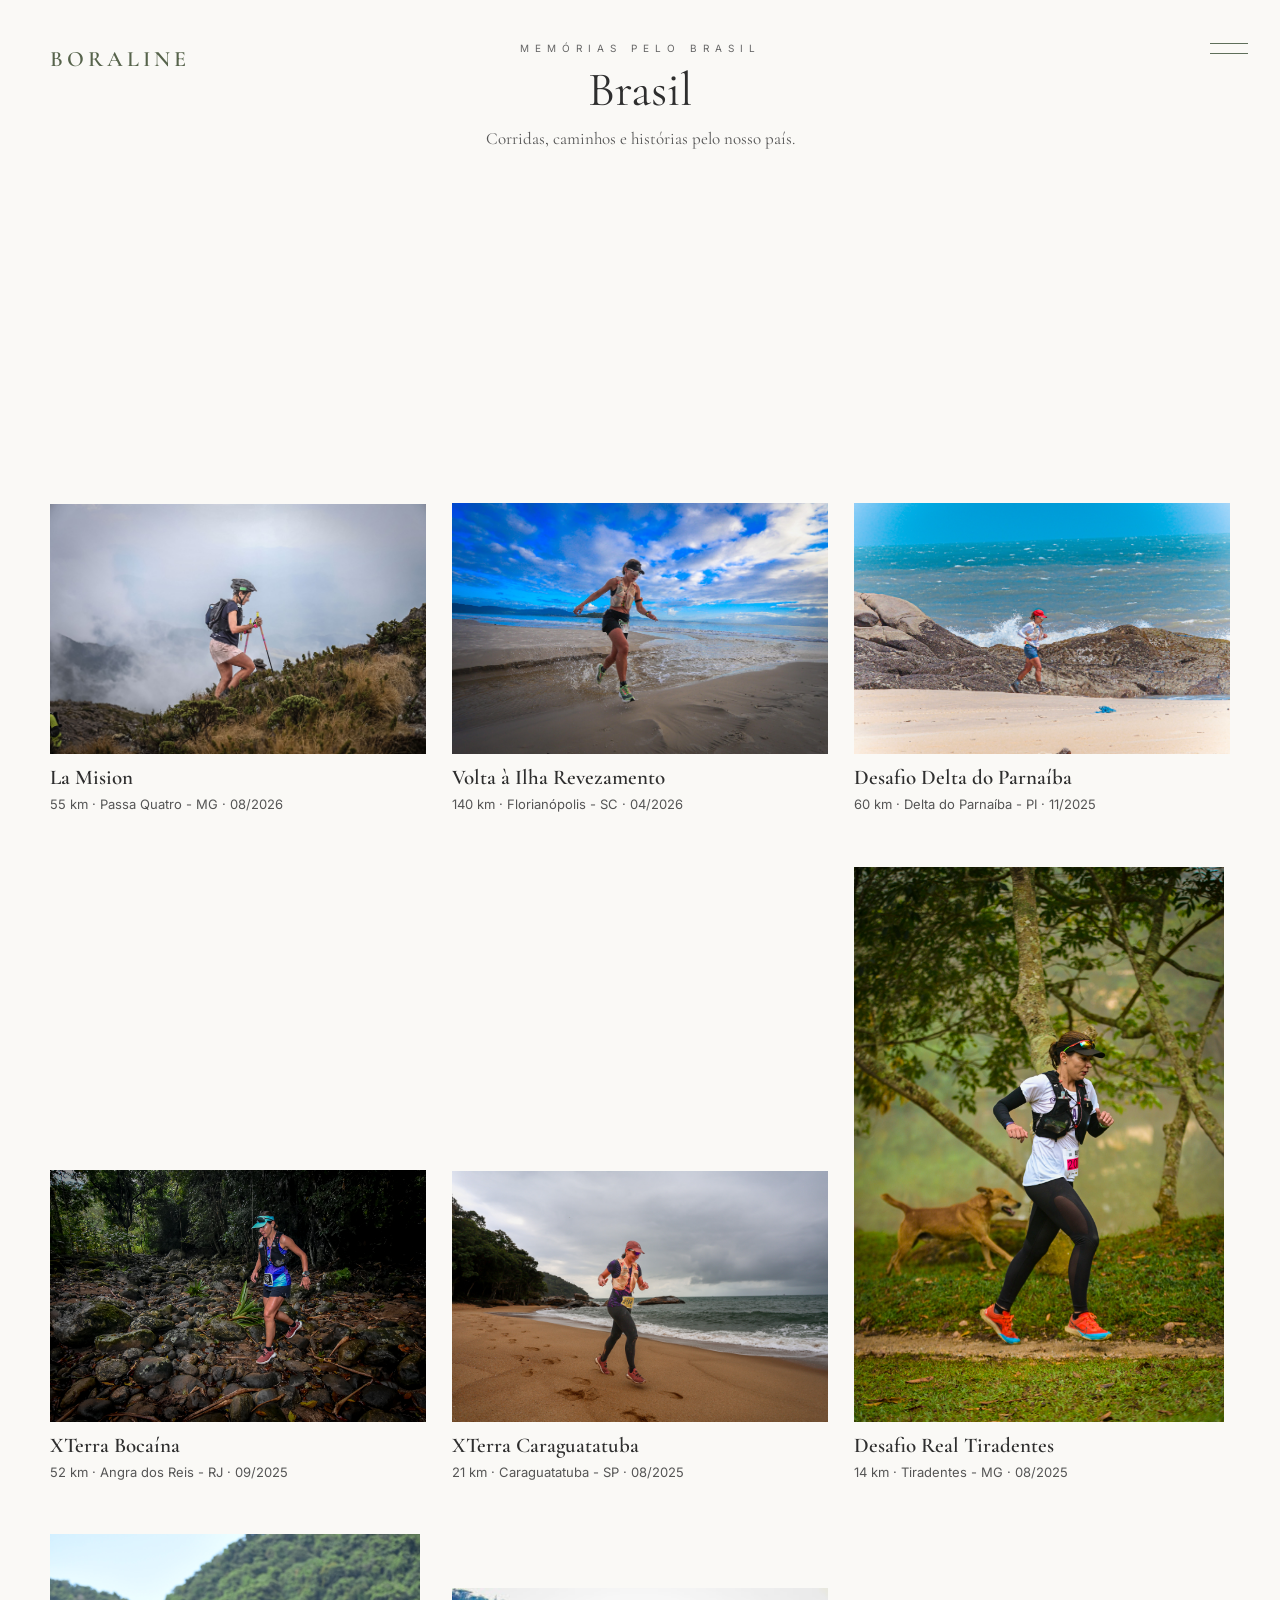
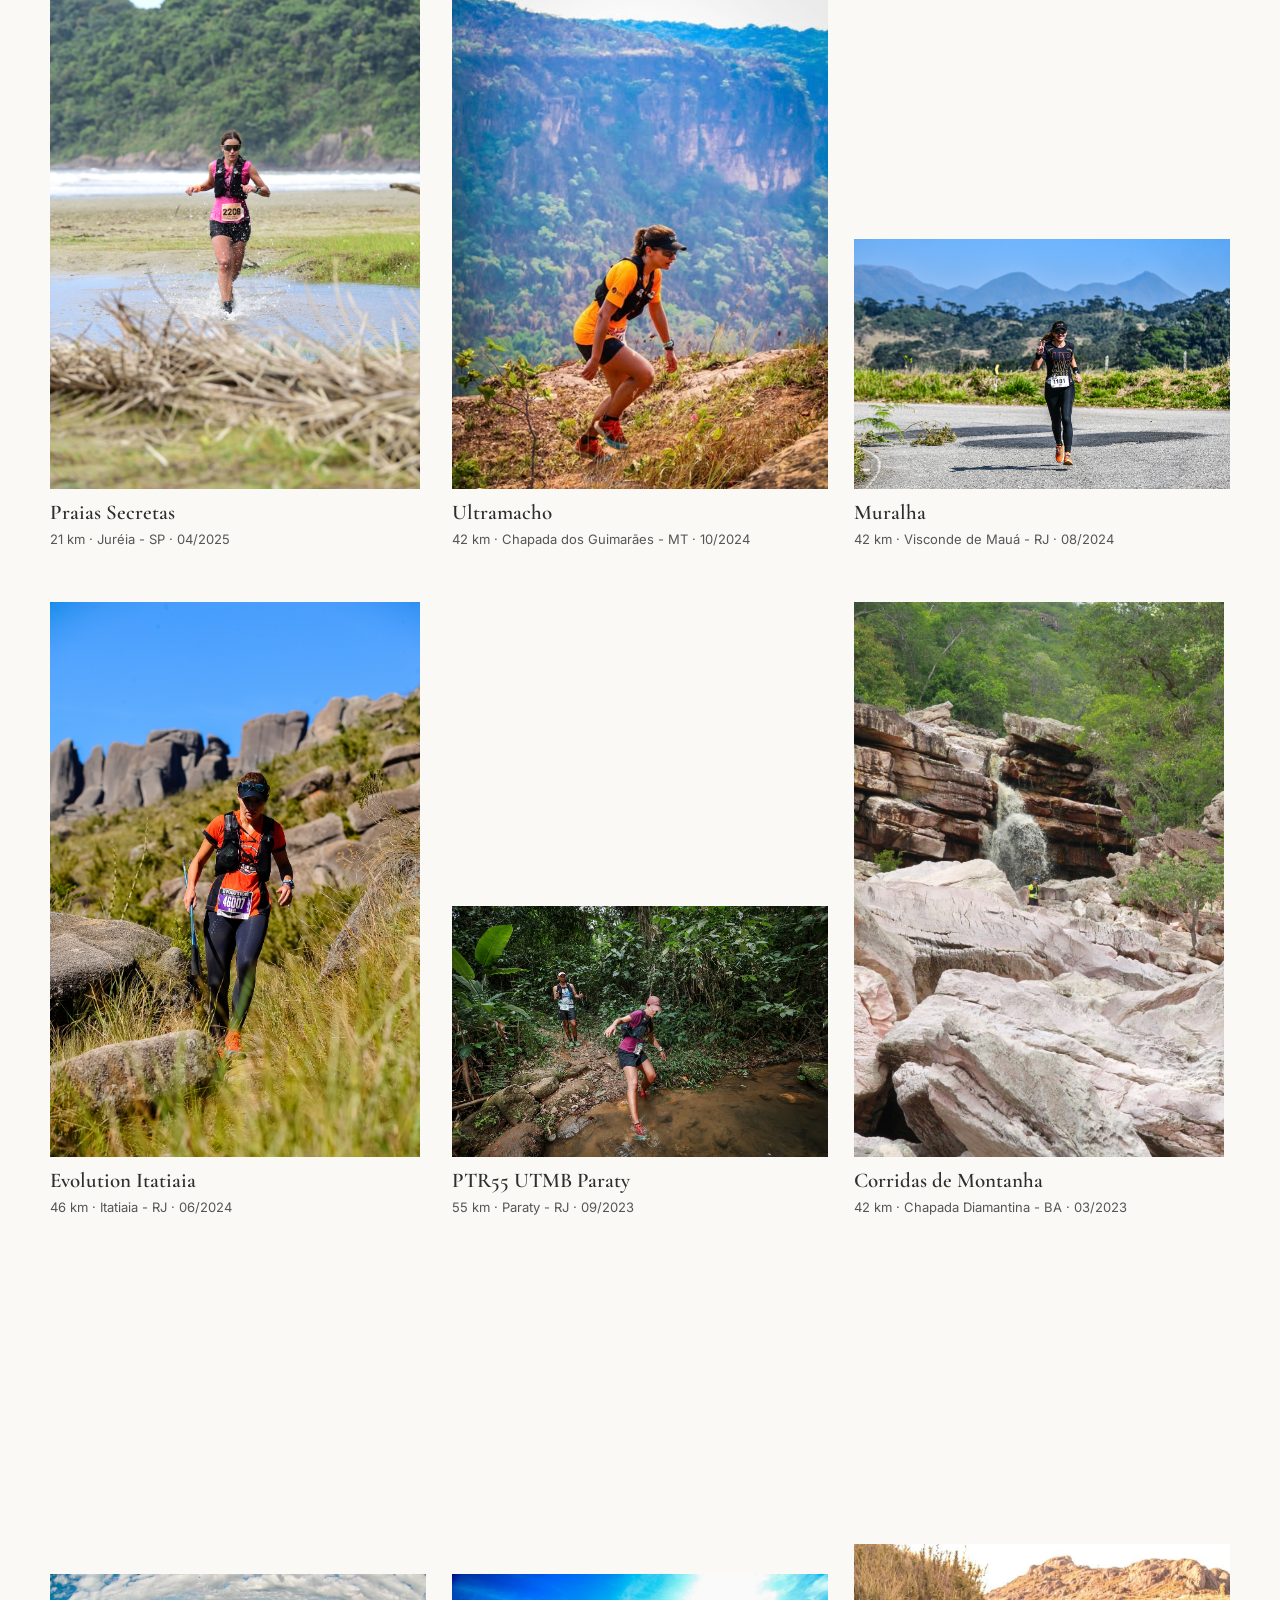
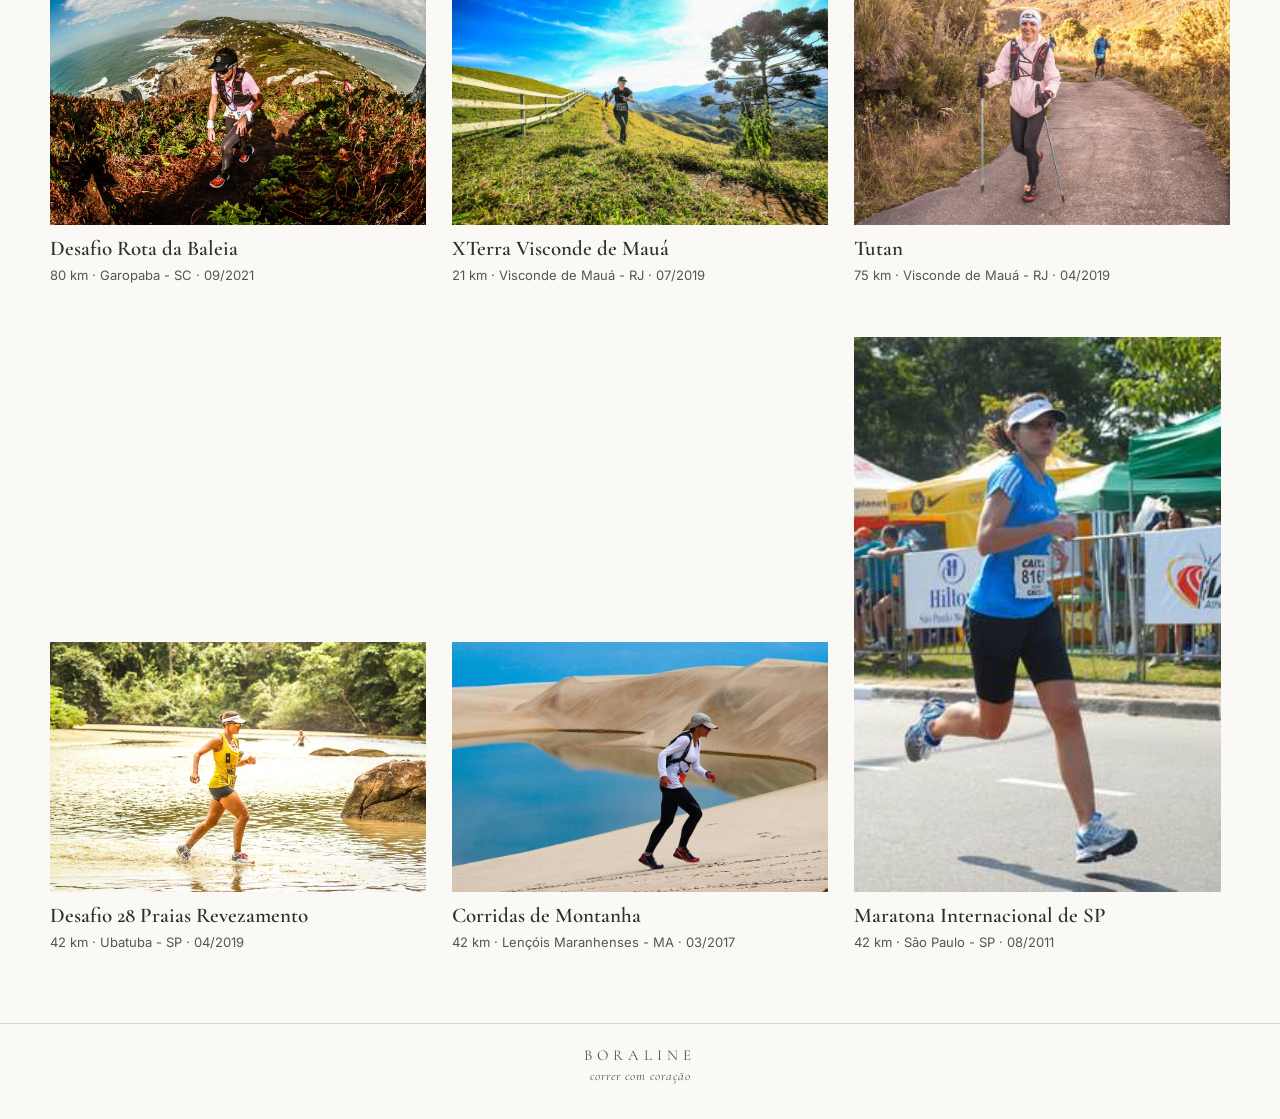
<file: brasil.html>
<!DOCTYPE html>
<html lang="pt-BR">

<head>
  <meta charset="UTF-8">
  <meta name="viewport" content="width=device-width, initial-scale=1.0">

  <title>Brasil | Boraline</title>

  <link rel="preconnect" href="https://fonts.googleapis.com">
  <link rel="preconnect" href="https://fonts.gstatic.com" crossorigin>

  <link
    href="https://fonts.googleapis.com/css2?family=Cormorant+Garamond:wght@400;500;600&family=Inter:wght@300;400;500&display=swap"
    rel="stylesheet"
  >

  <style>

    * {
      margin: 0;
      padding: 0;
      box-sizing: border-box;
    }

    body {
      background: #FAF9F6;
      color: #2E2E2E;
      font-family: "Cormorant Garamond", serif;
    }


    /* =========================
       CABEÇALHO
    ========================= */

    .album-header {
      max-width: 1400px;
      margin: 0 auto;
      padding: 42px 50px 28px;
      position: relative;
      text-align: center;
    }

    .album-logo {
      position: absolute;
      left: 50px;
      top: 46px;

      color: #56634B;
      text-decoration: none;

      font-size: 22px;
      font-weight: 600;
      letter-spacing: 4px;
    }

    .eyebrow {
      font-family: "Inter", sans-serif;
      font-size: 10px;
      letter-spacing: 6px;
      text-transform: uppercase;
      color: #666;
      margin-bottom: 12px;
    }

    .album-header h1 {
      font-size: 48px;
      font-weight: 400;
      line-height: 1;
      margin-bottom: 14px;
    }

    .album-intro p {
      font-size: 17px;
      color: #555;
    }


    /* =========================
       MENU BORALINE
    ========================= */

    .top-menu {
      position: fixed;
      top: 0;
      right: 0;
      width: 0;
      height: 0;
      z-index: 9999;
    }

    .menu-button {
      position: fixed !important;
      top: 28px;
      right: 28px;

      width: 46px;
      height: 40px;

      padding: 0;
      margin: 0;

      background: transparent;
      border: none;

      cursor: pointer;

      display: flex !important;
      flex-direction: column;
      align-items: center;
      justify-content: center;
      gap: 9px;

      z-index: 10001;
    }

    .menu-button span {
      display: block !important;
      width: 38px;
      height: 1px;
      min-height: 1px;
      background-color: #5E6F5A;
    }

    .menu-links {
      position: fixed !important;

      top: 0;
      right: 0;

      width: 280px;
      height: 100vh;

      padding: 110px 35px;

      background: #F8F7F4;

      display: flex !important;
      flex-direction: column;
      align-items: flex-start;
      gap: 28px;

      transform: translateX(100%);
      transition: transform .35s ease;

      z-index: 10000;
    }

    .menu-links.open {
      transform: translateX(0);
    }

    .menu-links a {
      display: block;

      font-family: "Cormorant Garamond", serif;
      font-size: 25px;
      line-height: 1.2;

      color: #5E6F5A;
      text-decoration: none;
    }


    /* =========================
       GALERIA
    ========================= */

    .album-grid {
      max-width: 1400px;
      margin: 0 auto;
      padding: 22px 50px 70px;

      display: grid;
      grid-template-columns: repeat(3, minmax(0, 1fr));

      gap: 52px 26px;
      align-items: start;
    }


    /* =========================
       CARD
    ========================= */

    .memory-card {
      width: 100%;
      min-width: 0;

      display: flex;
      justify-content: center;
    }

    .memory-inner {
      width: 100%;
      max-width: 416px;
    }


    /* =========================
       ÁREA DA FOTO
    ========================= */

    .memory-photo {
      width: 100%;
      height: 555px;

      display: flex;
      align-items: flex-end;
      justify-content: flex-start;
    }

    .memory-photo img {
      display: block;

      width: 100%;
      height: 100%;

      object-fit: contain;
      object-position: left bottom;
    }


    /* =========================
       TEXTO
    ========================= */

    .memory-info {
      width: 100%;
      padding-top: 12px;
      text-align: left;
    }

    .memory-info h2 {
      margin: 0 0 5px;

      font-size: 21px;
      font-weight: 600;
      line-height: 1.15;
    }

    .memory-info p {
      margin: 0;

      font-family: "Inter", sans-serif;
      font-size: 13px;
      line-height: 1.5;
      color: #555;
    }


    /* =========================
       RODAPÉ
    ========================= */

    footer {
      max-width: 1300px;
      margin: 0 auto;

      padding: 22px 30px 35px;

      border-top: 1px solid #D8D5CF;

      text-align: center;
      color: #4E5947;

      font-size: 15px;
      letter-spacing: 5px;
    }

    footer span {
      display: block;
      margin-top: 4px;

      color: #555;
      font-size: 13px;
      font-style: italic;
      letter-spacing: 1px;
    }


    /* =========================
       TABLET
    ========================= */

    @media (max-width: 900px) {

      .album-header {
        padding-top: 100px;
      }

      .album-logo {
        left: 25px;
      }

      .album-grid {
        grid-template-columns: repeat(2, minmax(0, 1fr));

        padding-left: 25px;
        padding-right: 25px;

        gap: 42px 22px;
      }

      .memory-inner {
        max-width: none;
      }

      .memory-photo {
        height: auto;
        display: block;
      }

      .memory-photo img {
        width: 100%;
        height: auto;
        object-fit: initial;
        object-position: initial;
      }
    }


    /* =========================
       CELULAR
    ========================= */

    @media (max-width: 600px) {

      .album-header {
        padding: 105px 20px 25px;
      }

      .album-logo {
        left: 20px;
        top: 28px;
        font-size: 18px;
      }

      .menu-button {
        top: 20px;
        right: 20px;
      }

      .menu-links {
        width: 260px;
        padding: 100px 30px;
      }

      .eyebrow {
        font-size: 9px;
        letter-spacing: 4px;
      }

      .album-header h1 {
        font-size: 42px;
      }

      .album-intro p {
        font-size: 16px;
      }

      .album-grid {
        grid-template-columns: 1fr;
        padding: 15px 18px 45px;
        gap: 40px;
      }

      .memory-card {
        display: block;
      }

      .memory-inner {
        width: 100%;
        max-width: none;
      }

      .memory-photo {
        width: 100%;
        height: auto;
        display: block;
      }

      .memory-photo img {
        display: block;
        width: 100%;
        height: auto;
        object-fit: initial;
        object-position: initial;
      }

      .memory-info {
        padding-top: 12px;
      }

      .memory-info h2 {
        font-size: 22px;
      }
    }
/* POSICIONAMENTO DAS FOTOS AO CLICAR NA HOME */

.memory-card[id] {
  scroll-margin-top: 110px;
}
  </style>

</head>


<body>


  <!-- =========================
       MENU
  ========================== -->

  <div class="top-menu">

    <button
      type="button"
      class="menu-button"
      id="menuButton"
      aria-label="Abrir menu"
      aria-expanded="false"
    >
      <span></span>
      <span></span>
    </button>

    <nav class="menu-links" id="menuLinks">
      <a href="index.html">início</a>
      <a href="brasil.html">experiências Brasil</a>
      <a href="exterior.html">experiências Exterior</a>
      <a href="capitulos.html">capítulos</a>
    </nav>

  </div>


  <!-- =========================
       CABEÇALHO
  ========================== -->

  <header class="album-header">

    <a href="index.html" class="album-logo">
      BORALINE
    </a>

    <div class="album-intro">

      <div class="eyebrow">
        MEMÓRIAS PELO BRASIL
      </div>

      <h1>Brasil</h1>

      <p>
        Corridas, caminhos e histórias pelo nosso país.
      </p>

    </div>

  </header>


  <!-- =========================
       GALERIA
  ========================== -->

  <main class="album-grid">


    <!-- LA MISION -->

    <article class="memory-card">
      <div class="memory-inner">

        <div class="memory-photo">
          <img src="la-mision.jpg" alt="La Mision">
        </div>

        <div class="memory-info">
          <h2>La Mision</h2>
          <p>55 km · Passa Quatro - MG · 08/2026</p>
        </div>

      </div>
    </article>


    <!-- VOLTA À ILHA -->

    <article class="memory-card">
      <div class="memory-inner">

        <div class="memory-photo">
          <img src="volta-ilha.jpg" alt="Volta à Ilha Revezamento">
        </div>

        <div class="memory-info">
          <h2>Volta à Ilha Revezamento</h2>
          <p>140 km · Florianópolis - SC · 04/2026</p>
        </div>

      </div>
    </article>


    <!-- DELTA DO PARNAÍBA -->

    <article class="memory-card">
      <div class="memory-inner">

        <div class="memory-photo">
          <img src="delta-parnaiba.jpg" alt="Desafio Delta do Parnaíba">
        </div>

        <div class="memory-info">
          <h2>Desafio Delta do Parnaíba</h2>
          <p>60 km · Delta do Parnaíba - PI · 11/2025</p>
        </div>

      </div>
    </article>


    <!-- XTERRA BOCAÍNA -->

    <article class="memory-card">
      <div class="memory-inner">

        <div class="memory-photo">
          <img src="xterra-bocaina.jpg" alt="XTerra Bocaína">
        </div>

        <div class="memory-info">
          <h2>XTerra Bocaína</h2>
          <p>52 km · Angra dos Reis - RJ · 09/2025</p>
        </div>

      </div>
    </article>


    <!-- XTERRA CARAGUATATUBA -->

    <article class="memory-card">
      <div class="memory-inner">

        <div class="memory-photo">
          <img src="xterra-caraguatatuba.jpg" alt="XTerra Caraguatatuba">
        </div>

        <div class="memory-info">
          <h2>XTerra Caraguatatuba</h2>
          <p>21 km · Caraguatatuba - SP · 08/2025</p>
        </div>

      </div>
    </article>


    <!-- TIRADENTES -->

    <article class="memory-card">
      <div class="memory-inner">

        <div class="memory-photo">
          <img src="tiradentes.jpg" alt="Desafio Real Tiradentes">
        </div>

        <div class="memory-info">
          <h2>Desafio Real Tiradentes</h2>
          <p>14 km · Tiradentes - MG · 08/2025</p>
        </div>

      </div>
    </article>


    <!-- PRAIAS SECRETAS -->

    <article class="memory-card">
      <div class="memory-inner">

        <div class="memory-photo">
          <img src="praias-secretas.jpg" alt="Praias Secretas">
        </div>

        <div class="memory-info">
          <h2>Praias Secretas</h2>
          <p>21 km · Juréia - SP · 04/2025</p>
        </div>

      </div>
    </article>


    <!-- ULTRAMACHO -->

    <article class="memory-card" id="ultramacho">
      <div class="memory-inner">

        <div class="memory-photo">
          <img src="ultramacho.jpg" alt="Ultramacho">
        </div>

        <div class="memory-info">
          <h2>Ultramacho</h2>
          <p>42 km · Chapada dos Guimarães - MT · 10/2024</p>
        </div>

      </div>
    </article>


    <!-- MURALHA -->

    <article class="memory-card">
      <div class="memory-inner">

        <div class="memory-photo">
          <img src="muralha.jpg" alt="Muralha">
        </div>

        <div class="memory-info">
          <h2>Muralha</h2>
          <p>42 km · Visconde de Mauá - RJ · 08/2024</p>
        </div>

      </div>
    </article>


    <!-- EVOLUTION ITATIAIA -->

    <article class="memory-card">
      <div class="memory-inner">

        <div class="memory-photo">
          <img src="evolution.jpg" alt="Evolution Itatiaia">
        </div>

        <div class="memory-info">
          <h2>Evolution Itatiaia</h2>
          <p>46 km · Itatiaia - RJ · 06/2024</p>
        </div>

      </div>
    </article>


    <!-- PTR55 UTMB PARATY -->

    <article class="memory-card">
      <div class="memory-inner">

        <div class="memory-photo">
          <img src="paraty.jpg" alt="PTR55 UTMB Paraty">
        </div>

        <div class="memory-info">
          <h2>PTR55 UTMB Paraty</h2>
          <p>55 km · Paraty - RJ · 09/2023</p>
        </div>

      </div>
    </article>


    <!-- CHAPADA DIAMANTINA -->

    <article class="memory-card">
      <div class="memory-inner">

        <div class="memory-photo">
          <img
            src="chapada-diamantina.jpg"
            alt="Corridas de Montanha Chapada Diamantina"
          >
        </div>

        <div class="memory-info">
          <h2>Corridas de Montanha</h2>
          <p>42 km · Chapada Diamantina - BA · 03/2023</p>
        </div>

      </div>
    </article>


    <!-- ROTA DA BALEIA -->

    <article class="memory-card">
      <div class="memory-inner">

        <div class="memory-photo">
          <img src="rota-baleia.jpg" alt="Desafio Rota da Baleia">
        </div>

        <div class="memory-info">
          <h2>Desafio Rota da Baleia</h2>
          <p>80 km · Garopaba - SC · 09/2021</p>
        </div>

      </div>
    </article>


    <!-- XTERRA VISCONDE DE MAUÁ -->

    <article class="memory-card">
      <div class="memory-inner">

        <div class="memory-photo">
          <img src="xterra-maua.jpg" alt="XTerra Visconde de Mauá">
        </div>

        <div class="memory-info">
          <h2>XTerra Visconde de Mauá</h2>
          <p>21 km · Visconde de Mauá - RJ · 07/2019</p>
        </div>

      </div>
    </article>


    <!-- TUTAN -->

    <article class="memory-card">
      <div class="memory-inner">

        <div class="memory-photo">
          <img src="tutan.jpg" alt="Tutan">
        </div>

        <div class="memory-info">
          <h2>Tutan</h2>
          <p>75 km · Visconde de Mauá - RJ · 04/2019</p>
        </div>

      </div>
    </article>


    <!-- 28 PRAIAS -->

    <article class="memory-card">
      <div class="memory-inner">

        <div class="memory-photo">
          <img src="28-praias.jpg" alt="Desafio 28 Praias Revezamento">
        </div>

        <div class="memory-info">
          <h2>Desafio 28 Praias Revezamento</h2>
          <p>42 km · Ubatuba - SP · 04/2019</p>
        </div>

      </div>
    </article>


    <!-- LENÇÓIS MARANHENSES -->

    <article class="memory-card" id="lencois-maranhenses">
      <div class="memory-inner">

        <div class="memory-photo">
          <img
            src="lencois-maranhenses.jpg"
            alt="Corridas de Montanha Lençóis Maranhenses"
          >
        </div>

        <div class="memory-info">
          <h2>Corridas de Montanha</h2>
          <p>42 km · Lençóis Maranhenses - MA · 03/2017</p>
        </div>

      </div>
    </article>


    <!-- MARATONA INTERNACIONAL DE SÃO PAULO -->

    <article class="memory-card">
      <div class="memory-inner">

        <div class="memory-photo">
          <img
            src="maratona-sp.jpg"
            alt="Maratona Internacional de São Paulo"
          >
        </div>

        <div class="memory-info">
          <h2>Maratona Internacional de SP</h2>
          <p>42 km · São Paulo - SP · 08/2011</p>
        </div>

      </div>
    </article>


  </main>


  <!-- =========================
       RODAPÉ
  ========================== -->

  <footer>
    BORALINE
    <span>correr com coração</span>
  </footer>


  <!-- =========================
       MENU: ABRIR / FECHAR
  ========================== -->

  <script>

    const menuButton = document.getElementById("menuButton");
    const menuLinks = document.getElementById("menuLinks");

    menuButton.addEventListener("click", function () {

      menuLinks.classList.toggle("open");

      const aberto = menuLinks.classList.contains("open");

      menuButton.setAttribute(
        "aria-expanded",
        aberto ? "true" : "false"
      );

    });

  </script>


</body>

</html>
</file>
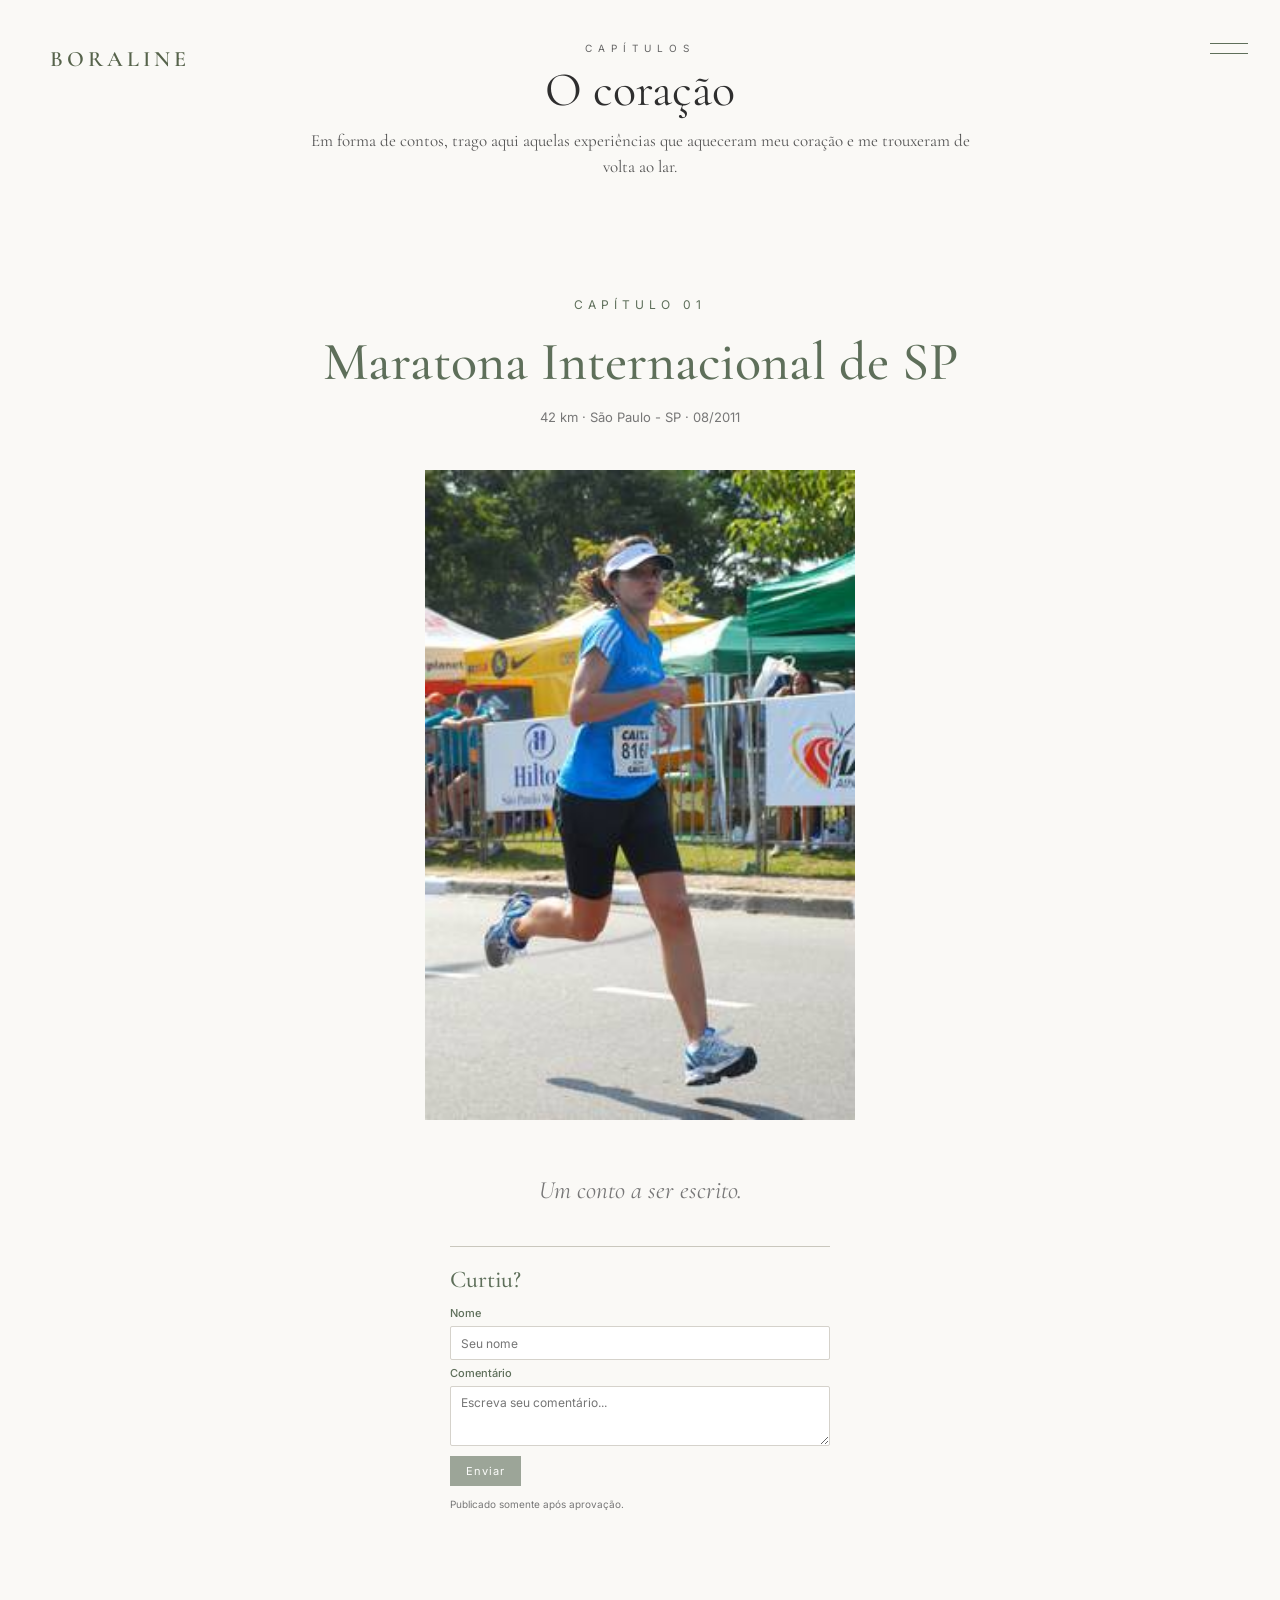
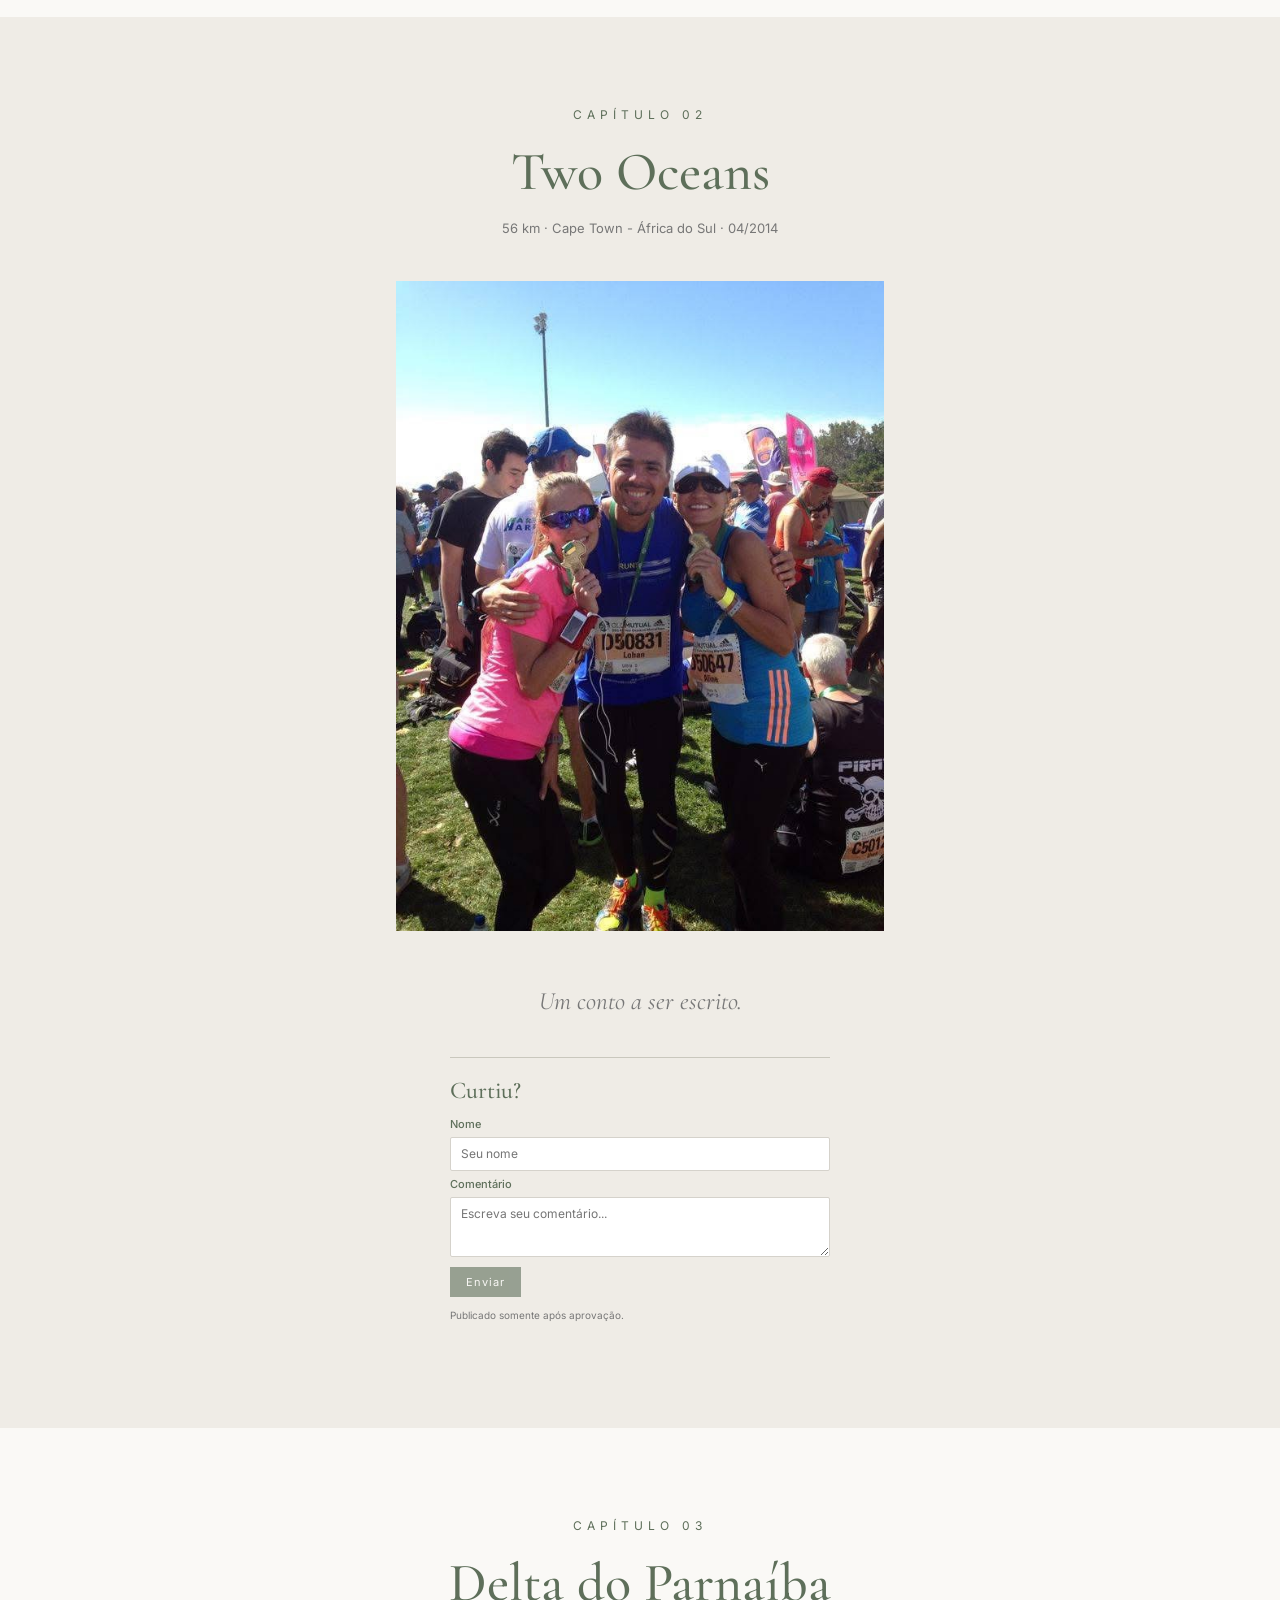
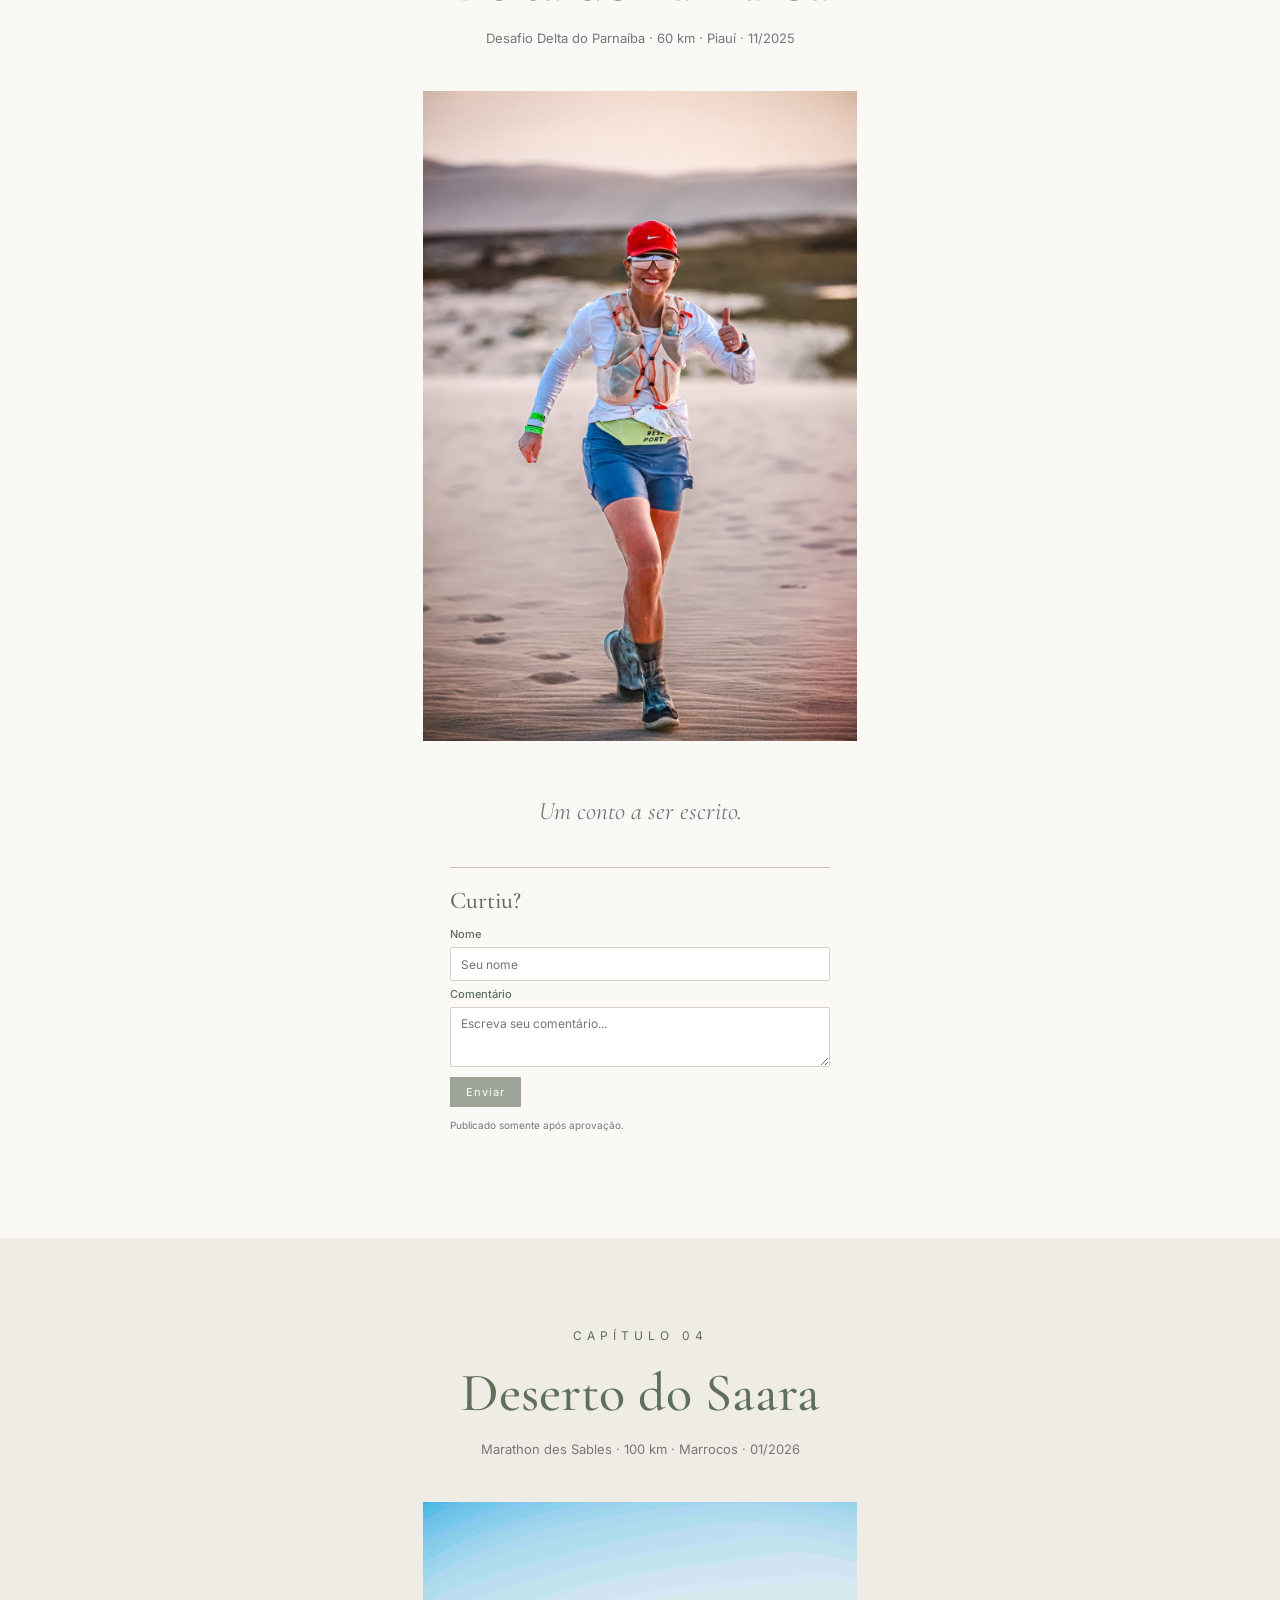
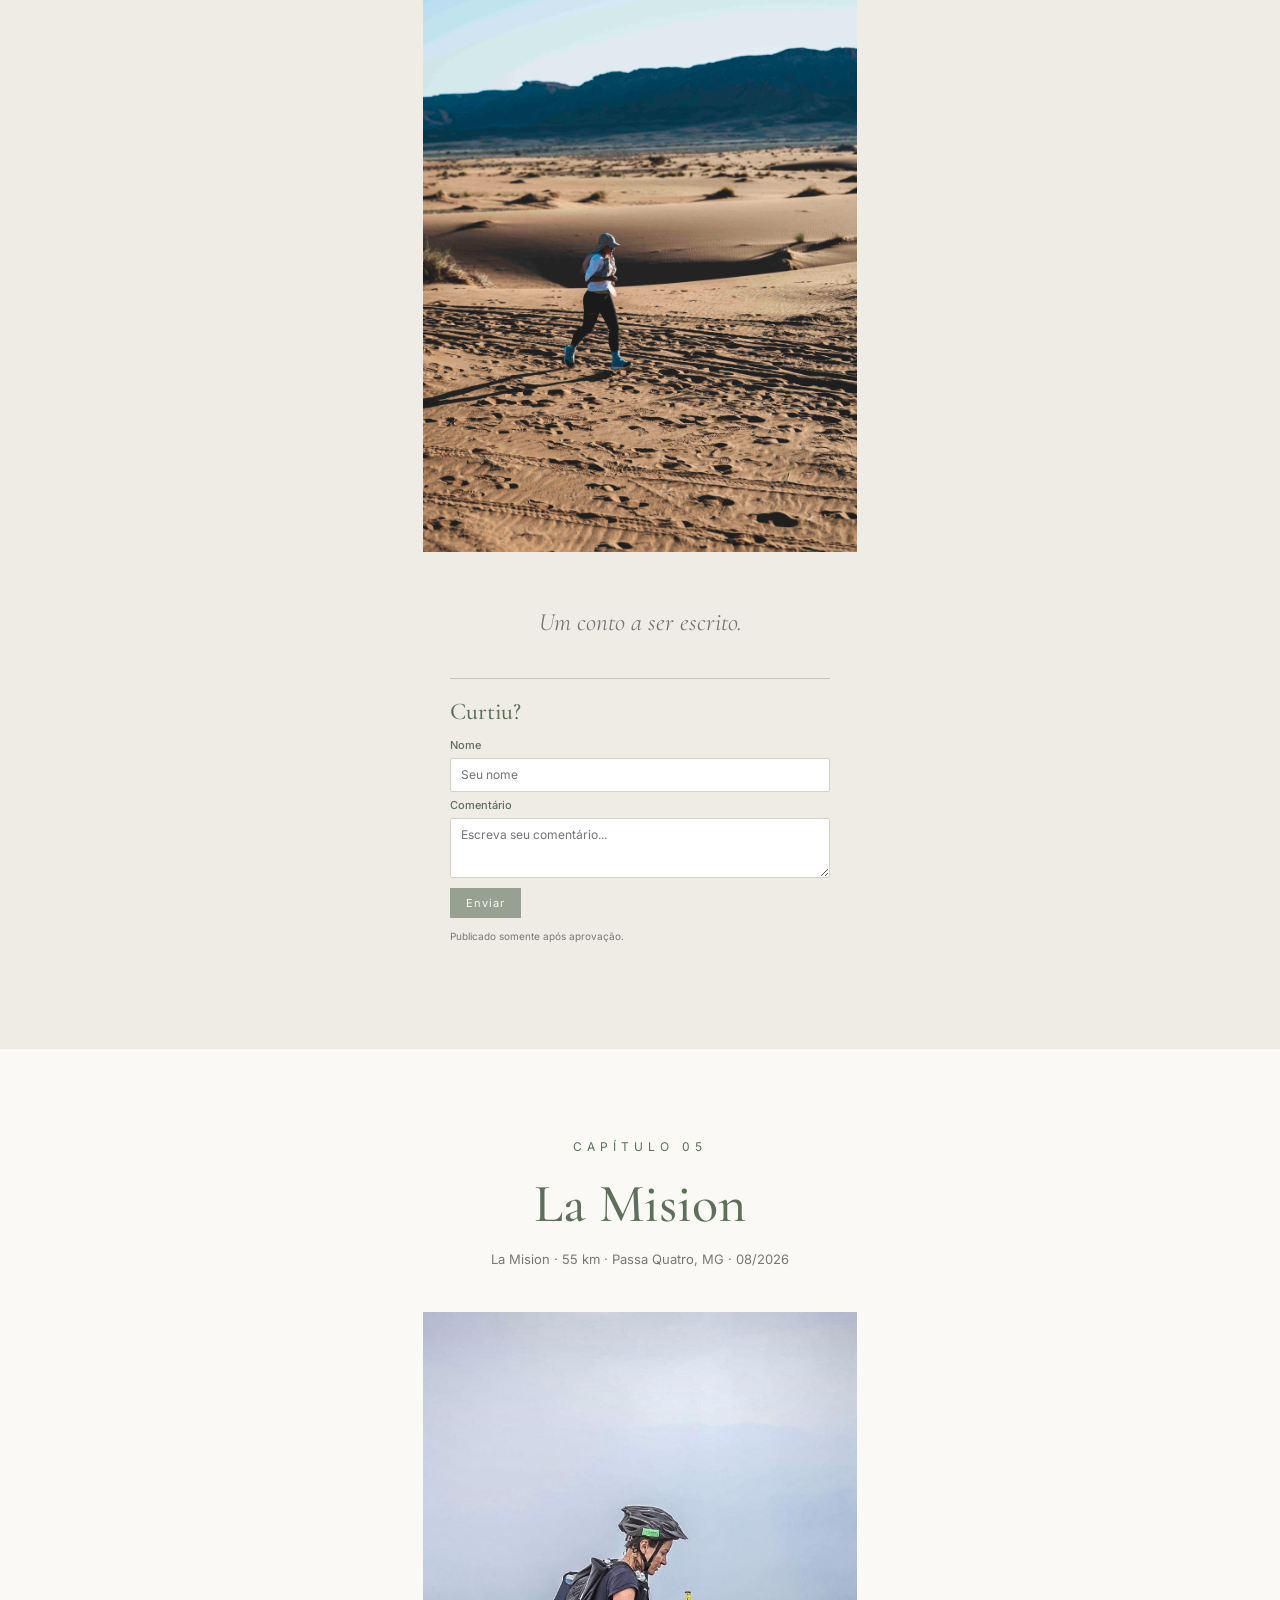
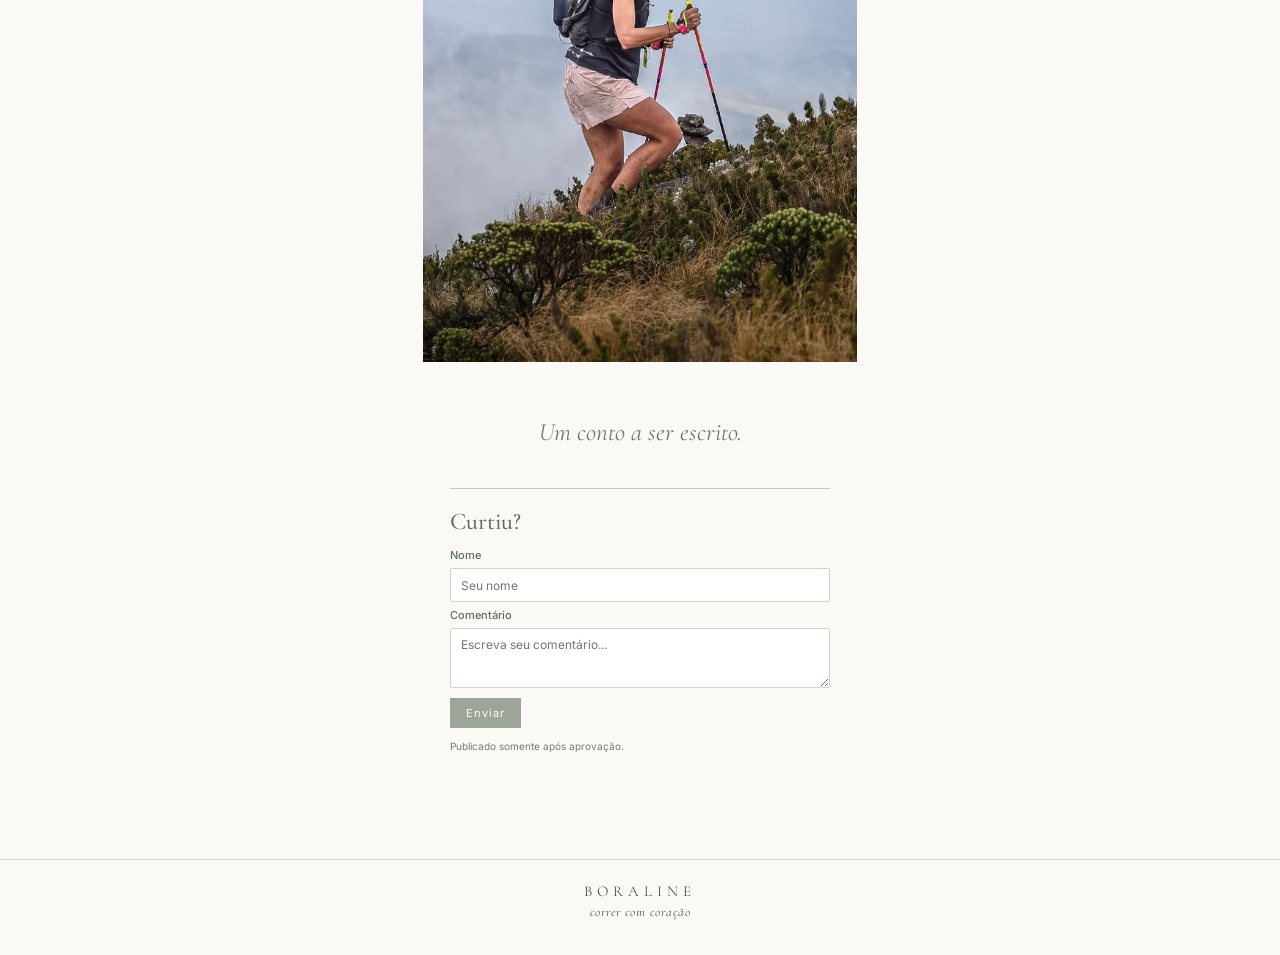
<file: capitulos.html>
<!DOCTYPE html>
<html lang="pt-BR">

<head>
  <meta charset="UTF-8">
  <meta name="viewport" content="width=device-width, initial-scale=1.0">

  <title>Capítulos | Boraline</title>

  <link rel="preconnect" href="https://fonts.googleapis.com">
  <link rel="preconnect" href="https://fonts.gstatic.com" crossorigin>

  <link
    href="https://fonts.googleapis.com/css2?family=Cormorant+Garamond:wght@400;500;600&family=Inter:wght@300;400;500&display=swap"
    rel="stylesheet"
  >

  <style>

    /* CONFIGURAÇÕES GERAIS */

    * {
      margin: 0;
      padding: 0;
      box-sizing: border-box;
    }

    html {
      scroll-behavior: smooth;
    }

    body {
      background: #FAF9F6;
      color: #2E2E2E;
      font-family: "Cormorant Garamond", serif;
    }

    /* CABEÇALHO - MESMO PADRÃO DO ÁLBUM */

    .page-header {
      max-width: 1400px;
      margin: 0 auto;
      padding: 42px 50px 28px;
      position: relative;
      text-align: center;
    }

    .header-brand {
      position: absolute;
      left: 50px;
      top: 46px;
      z-index: 20;

      color: #56634B;
      text-decoration: none;

      font-family: "Cormorant Garamond", serif;
      font-size: 22px;
      font-weight: 600;
      letter-spacing: 4px;
    }

    .eyebrow {
      font-family: "Inter", sans-serif;
      font-size: 10px;
      font-weight: 400;
      letter-spacing: 6px;
      text-transform: uppercase;
      color: #666;
      margin-bottom: 12px;
    }

    .page-header h1 {
      font-family: "Cormorant Garamond", serif;
      font-size: 48px;
      font-weight: 400;
      line-height: 1;
      margin-bottom: 14px;
      color: #2E2E2E;
    }

    .page-intro p {
      font-family: "Cormorant Garamond", serif;
      font-size: 17px;
      line-height: 1.5;
      color: #555;
      max-width: 680px;
      margin: 0 auto;
    }

    /* MENU - MESMO PADRÃO DO ÁLBUM */

    .top-menu {
      position: fixed;
      top: 0;
      right: 0;
      width: 0;
      height: 0;
      z-index: 9999;
    }

    .menu-button {
      position: fixed !important;
      top: 28px;
      right: 28px;

      width: 46px;
      height: 40px;

      padding: 0;
      margin: 0;

      background: transparent;
      border: none;
      cursor: pointer;

      display: flex !important;
      flex-direction: column;
      align-items: center;
      justify-content: center;
      gap: 9px;

      z-index: 10001;
    }

    .menu-button span {
      display: block !important;
      width: 38px;
      height: 1px;
      min-height: 1px;
      background-color: #5E6F5A;
    }

    .menu-links {
      position: fixed !important;
      top: 0;
      right: 0;

      width: 280px;
      height: 100vh;

      padding: 110px 35px;
      background: #F8F7F4;

      display: flex !important;
      flex-direction: column;
      align-items: flex-start;
      gap: 28px;

      transform: translateX(100%);
      transition: transform 0.35s ease;

      z-index: 10000;
    }

    .menu-links.open {
      transform: translateX(0);
    }

    .menu-links a {
      display: block;

      font-family: "Cormorant Garamond", serif;
      font-size: 25px;
      line-height: 1.2;

      color: #5E6F5A;
      text-decoration: none;
    }

    /* CAPÍTULOS */

    .chapter {
      padding: 90px 24px 105px;
      scroll-margin-top: 35px;
    }

    .chapter:nth-child(even) {
      background: #EFECE6;
    }

    .chapter-inner {
      max-width: 850px;
      margin: 0 auto;
    }

    .chapter-number {
      text-align: center;
      color: #5E6F5A;

      font-family: "Inter", sans-serif;
      font-size: 12px;
      letter-spacing: 5px;
      text-transform: uppercase;

      margin-bottom: 20px;
    }

    .chapter h2 {
      font-family: "Cormorant Garamond", serif;
      font-size: 54px;
      font-weight: 500;
      line-height: 1.1;

      color: #5E6F5A;
      text-align: center;
      margin-bottom: 16px;
    }

    .chapter-meta {
      font-family: "Inter", sans-serif;
      font-size: 13px;
      line-height: 1.6;

      color: #777;
      text-align: center;
      margin-bottom: 42px;
    }

    .chapter-image {
      display: block;
      width: 100%;
      max-height: 650px;
      object-fit: contain;
      margin: 0 auto 50px;
    }

    .chapter-text {
      max-width: 690px;
      margin: 0 auto;
    }

    .chapter-text p {
      font-family: "Cormorant Garamond", serif;
      font-size: 25px;
      line-height: 1.65;
      color: #343434;
      margin-bottom: 24px;
    }

    .chapter-placeholder {
      text-align: center;
      font-style: italic;
      color: #777 !important;
    }

    /* COMENTÁRIOS - VERSÃO COMPACTA */

    .comments {
      max-width: 380px;
      margin: 35px auto 0;
      padding-top: 18px;
      border-top: 1px solid #C9C7BD;
    }

    .comments h3 {
      font-family: "Cormorant Garamond", serif;
      font-size: 24px;
      font-weight: 500;
      color: #5E6F5A;
      margin-bottom: 12px;
    }

    .comment-form {
      display: flex;
      flex-direction: column;
      gap: 6px;
    }

    .comment-form label {
      font-family: "Inter", sans-serif;
      font-size: 11px;
      font-weight: 500;
      color: #5E6F5A;
    }

    .comment-form input,
    .comment-form textarea {
      width: 100%;
      padding: 8px 10px;

      border: 1px solid #D5D2CB;
      background: #FFFFFF;
      border-radius: 2px;

      font-family: "Inter", sans-serif;
      font-size: 12px;
      color: #343434;
    }

    .comment-form input {
      height: 34px;
    }

    .comment-form textarea {
      min-height: 60px;
      height: 60px;
      resize: vertical;
    }

    .comment-form button {
      align-self: flex-start;
      margin-top: 4px;
      padding: 8px 16px;

      border: 0;
      background: #5E6F5A;
      color: #FFFFFF;

      font-family: "Inter", sans-serif;
      font-size: 11px;
      letter-spacing: 1px;
      cursor: pointer;
    }

    .comment-form button:disabled {
      opacity: 0.6;
      cursor: not-allowed;
    }

    .comments-note {
      margin-top: 10px;

      font-family: "Inter", sans-serif;
      font-size: 10px;
      line-height: 1.6;
      color: #777;
    }

    /* RODAPÉ - MESMO PADRÃO DO ÁLBUM */

    footer {
      max-width: 1300px;
      margin: 0 auto;

      padding: 22px 30px 35px;
      border-top: 1px solid #D8D5CF;

      text-align: center;
      color: #4E5947;

      font-size: 15px;
      letter-spacing: 5px;
    }

    footer span {
      display: block;
      margin-top: 4px;

      color: #555;
      font-size: 13px;
      font-style: italic;
      letter-spacing: 1px;
    }

    /* TABLET */

    @media (max-width: 900px) {

      .page-header {
        padding-top: 100px;
      }

      .header-brand {
        left: 25px;
      }

    }

    /* CELULAR */

    @media (max-width: 600px) {

      .page-header {
        padding: 105px 20px 25px;
      }

      .header-brand {
        left: 20px;
        top: 28px;
        font-size: 18px;
      }

      .menu-button {
        top: 20px;
        right: 20px;
      }

      .menu-links {
        width: 260px;
        padding: 100px 30px;
      }

      .eyebrow {
        font-size: 9px;
        letter-spacing: 4px;
      }

      .page-header h1 {
        font-size: 42px;
      }

      .page-intro p {
        font-size: 16px;
      }

      .chapter {
        padding: 70px 20px 80px;
      }

      .chapter h2 {
        font-size: 42px;
      }

      .chapter-meta {
        font-size: 12px;
        margin-bottom: 30px;
      }

      .chapter-image {
        margin-bottom: 35px;
      }

      .chapter-text p {
        font-size: 22px;
        line-height: 1.55;
      }

      .comments {
        max-width: 300px;
        margin-top: 30px;
        padding-top: 15px;
      }

    }

  </style>

</head>

<body>

  <!-- MENU -->

  <div class="top-menu">

    <button
      type="button"
      class="menu-button"
      id="menuButton"
      aria-label="Abrir menu"
      aria-expanded="false"
      aria-controls="menuLinks"
    >
      <span></span>
      <span></span>
    </button>

    <nav class="menu-links" id="menuLinks">

      <a href="index.html">início</a>

      <a href="brasil.html">experiências Brasil</a>

      <a href="exterior.html">experiências Exterior</a>

      <a href="capitulos.html">capítulos</a>

    </nav>

  </div>

  <!-- CABEÇALHO -->

  <header class="page-header">

    <a href="index.html" class="header-brand">
      BORALINE
    </a>

    <div class="page-intro">

      <div class="eyebrow">
         CAPÍTULOS
      </div>

      <h1>O coração</h1>

      <p>
        Em forma de contos, trago aqui aquelas experiências que
        aqueceram meu coração e me trouxeram de volta ao lar.
      </p>

    </div>

  </header>

  <main>

    <!-- CAPÍTULO 01 -->

    <article class="chapter" id="maratona-sp">

      <div class="chapter-inner">

        <div class="chapter-number">
          Capítulo 01
        </div>

        <h2>Maratona Internacional de SP</h2>

        <div class="chapter-meta">
          42 km · São Paulo - SP · 08/2011
        </div>

        <img
          class="chapter-image"
          src="maratona-sp.jpg"
          alt="Maratona Internacional de São Paulo"
        >

        <div class="chapter-text">
          <p class="chapter-placeholder">
            Um conto a ser escrito.
          </p>
        </div>

        <section class="comments">

          <h3>Curtiu?</h3>

          <form class="comment-form" data-chapter="maratona-sp">

            <label for="nome-sp">Nome</label>

            <input
              id="nome-sp"
              name="nome"
              type="text"
              maxlength="80"
              placeholder="Seu nome"
              required
              disabled
            >

            <label for="comentario-sp">Comentário</label>

            <textarea
              id="comentario-sp"
              name="comentario"
              maxlength="2000"
              placeholder="Escreva seu comentário..."
              required
              disabled
            ></textarea>

            <button type="submit" disabled>
              Enviar
            </button>

          </form>

          <p class="comments-note">
            Publicado somente após aprovação.
          </p>

        </section>

      </div>

    </article>

    <!-- CAPÍTULO 02 -->

    <article class="chapter" id="two-oceans">

      <div class="chapter-inner">

        <div class="chapter-number">
          Capítulo 02
        </div>

        <h2>Two Oceans</h2>

        <div class="chapter-meta">
          56 km · Cape Town - África do Sul · 04/2014
        </div>

        <img
          class="chapter-image"
          src="two-oceans.jpg"
          alt="Two Oceans em Cape Town"
        >

        <div class="chapter-text">
          <p class="chapter-placeholder">
            Um conto a ser escrito.
          </p>
        </div>

        <section class="comments">

          <h3>Curtiu?</h3>

          <form class="comment-form" data-chapter="two-oceans">

            <label for="nome-two-oceans">Nome</label>

            <input
              id="nome-two-oceans"
              name="nome"
              type="text"
              maxlength="80"
              placeholder="Seu nome"
              required
              disabled
            >

            <label for="comentario-two-oceans">Comentário</label>

            <textarea
              id="comentario-two-oceans"
              name="comentario"
              maxlength="2000"
              placeholder="Escreva seu comentário..."
              required
              disabled
            ></textarea>

            <button type="submit" disabled>
              Enviar
            </button>

          </form>

          <p class="comments-note">
            Publicado somente após aprovação.
          </p>

        </section>

      </div>

    </article>

    <!-- CAPÍTULO 03 -->

    <article class="chapter" id="delta-parnaiba">

      <div class="chapter-inner">

        <div class="chapter-number">
          Capítulo 03
        </div>

        <h2>Delta do Parnaíba</h2>

        <div class="chapter-meta">
          Desafio Delta do Parnaíba · 60 km · Piauí · 11/2025
        </div>

        <img
          class="chapter-image"
          src="2delta-parnaiba.jpg"
          alt="Desafio Delta do Parnaíba"
        >

        <div class="chapter-text">
          <p class="chapter-placeholder">
            Um conto a ser escrito.
          </p>
        </div>

        <section class="comments">

          <h3>Curtiu?</h3>

          <form class="comment-form" data-chapter="delta-parnaiba">

            <label for="nome-delta">Nome</label>

            <input
              id="nome-delta"
              name="nome"
              type="text"
              maxlength="80"
              placeholder="Seu nome"
              required
              disabled
            >

            <label for="comentario-delta">Comentário</label>

            <textarea
              id="comentario-delta"
              name="comentario"
              maxlength="2000"
              placeholder="Escreva seu comentário..."
              required
              disabled
            ></textarea>

            <button type="submit" disabled>
              Enviar
            </button>

          </form>

          <p class="comments-note">
            Publicado somente após aprovação.
          </p>

        </section>

      </div>

    </article>

    <!-- CAPÍTULO 04 -->

    <article class="chapter" id="saara">

      <div class="chapter-inner">

        <div class="chapter-number">
          Capítulo 04
        </div>

        <h2>Deserto do Saara</h2>

        <div class="chapter-meta">
          Marathon des Sables · 100 km · Marrocos · 01/2026
        </div>

        <img
          class="chapter-image"
          src="saara.jpg"
          alt="Marathon des Sables no Saara"
        >

        <div class="chapter-text">
          <p class="chapter-placeholder">
            Um conto a ser escrito.
          </p>
        </div>

        <section class="comments">

          <h3>Curtiu?</h3>

          <form class="comment-form" data-chapter="saara">

            <label for="nome-saara">Nome</label>

            <input
              id="nome-saara"
              name="nome"
              type="text"
              maxlength="80"
              placeholder="Seu nome"
              required
              disabled
            >

            <label for="comentario-saara">Comentário</label>

            <textarea
              id="comentario-saara"
              name="comentario"
              maxlength="2000"
              placeholder="Escreva seu comentário..."
              required
              disabled
            ></textarea>

            <button type="submit" disabled>
              Enviar
            </button>

          </form>

          <p class="comments-note">
            Publicado somente após aprovação.
          </p>

        </section>

      </div>

    </article>

    <!-- CAPÍTULO 05 -->

    <article class="chapter" id="la-mision">

      <div class="chapter-inner">

        <div class="chapter-number">
          Capítulo 05
        </div>

        <h2>La Mision</h2>

        <div class="chapter-meta">
          La Mision · 55 km · Passa Quatro, MG · 08/2026
        </div>

        <img
          class="chapter-image"
          src="2la-mision.jpg"
          alt="La Mision em Passa Quatro"
        >

        <div class="chapter-text">
          <p class="chapter-placeholder">
            Um conto a ser escrito.
          </p>
        </div>

        <section class="comments">

          <h3>Curtiu?</h3>

          <form class="comment-form" data-chapter="la-mision">

            <label for="nome-mision">Nome</label>

            <input
              id="nome-mision"
              name="nome"
              type="text"
              maxlength="80"
              placeholder="Seu nome"
              required
              disabled
            >

            <label for="comentario-mision">Comentário</label>

            <textarea
              id="comentario-mision"
              name="comentario"
              maxlength="2000"
              placeholder="Escreva seu comentário..."
              required
              disabled
            ></textarea>

            <button type="submit" disabled>
              Enviar
            </button>

          </form>

          <p class="comments-note">
            Publicado somente após aprovação.
          </p>

        </section>

      </div>

    </article>

  </main>

  <!-- RODAPÉ -->

  <footer>

    BORALINE

    <span>
      correr com coração
    </span>

  </footer>

  <!-- MENU ABRIR / FECHAR -->

  <script>

    const menuButton =
      document.getElementById("menuButton");

    const menuLinks =
      document.getElementById("menuLinks");

    menuButton.addEventListener("click", function () {

      menuLinks.classList.toggle("open");

      const aberto =
        menuLinks.classList.contains("open");

      menuButton.setAttribute(
        "aria-expanded",
        aberto ? "true" : "false"
      );

    });

  </script>

</body>
</html>
</file>
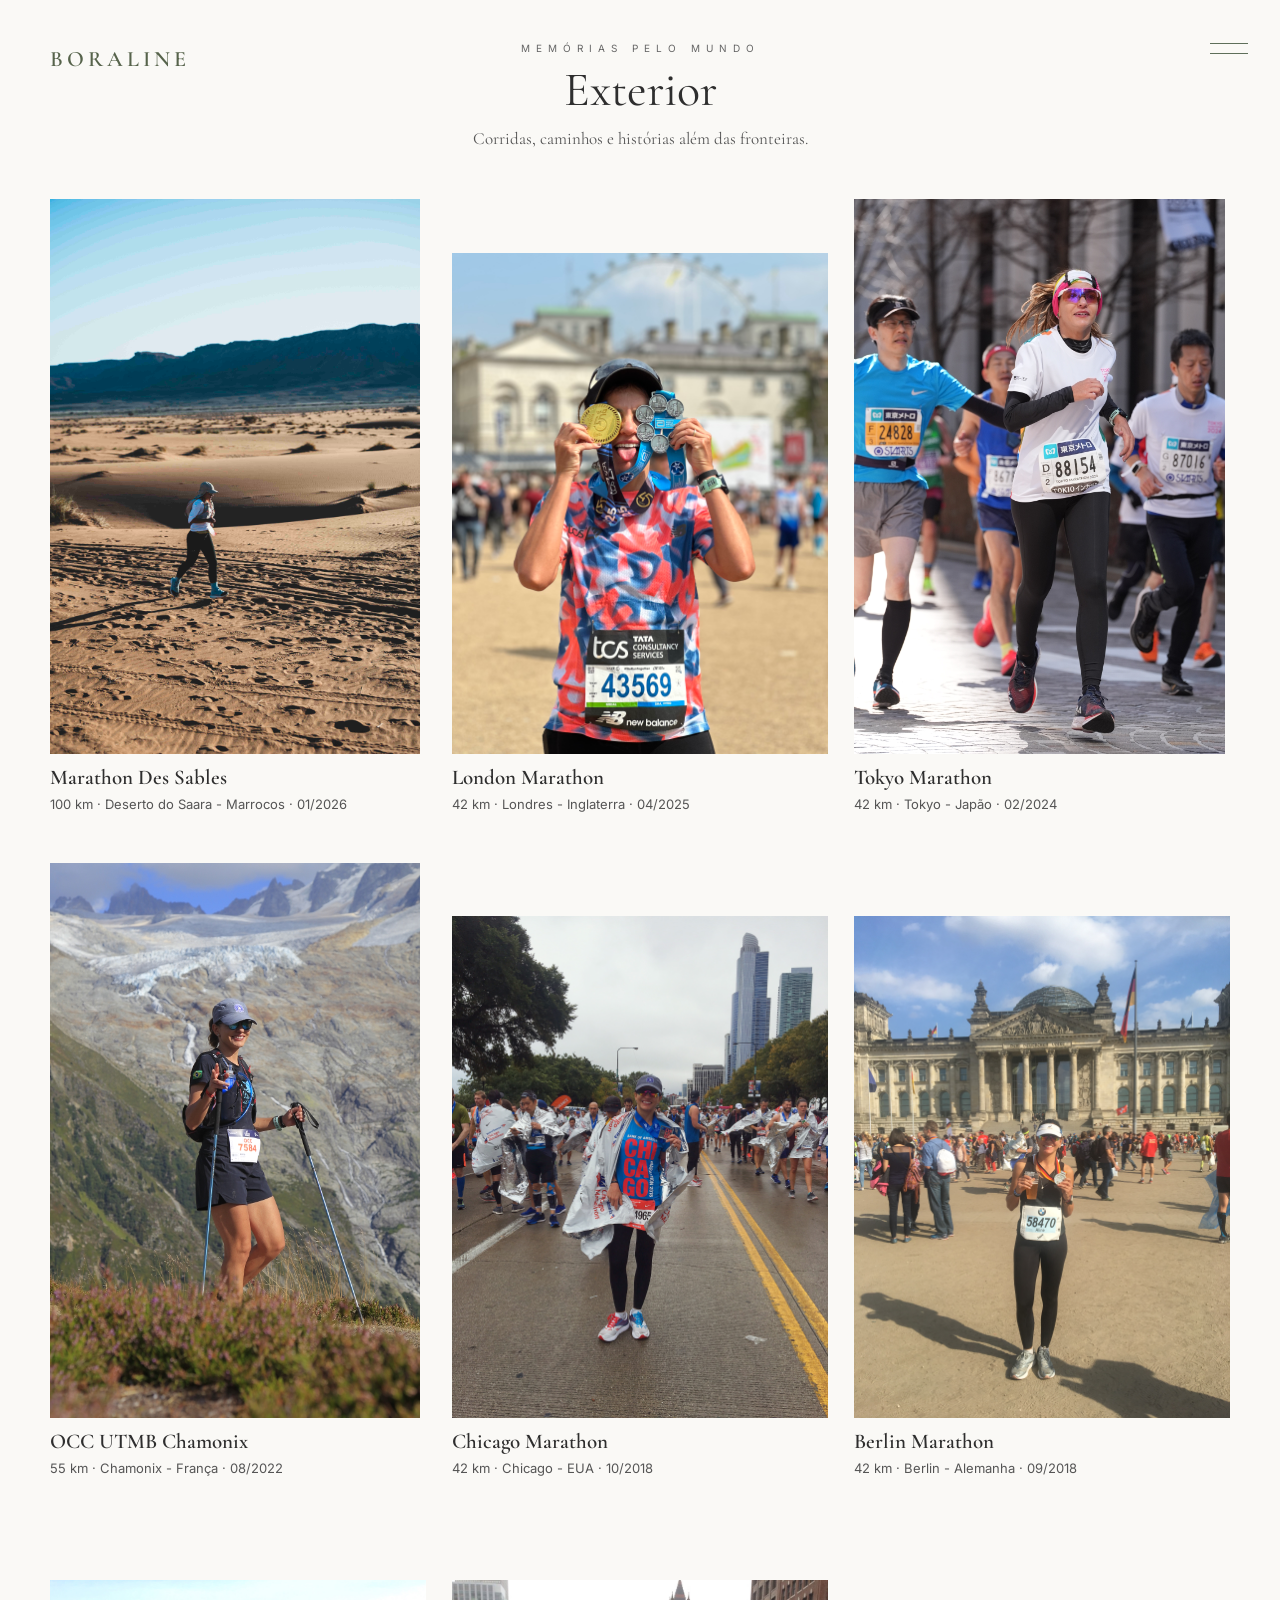
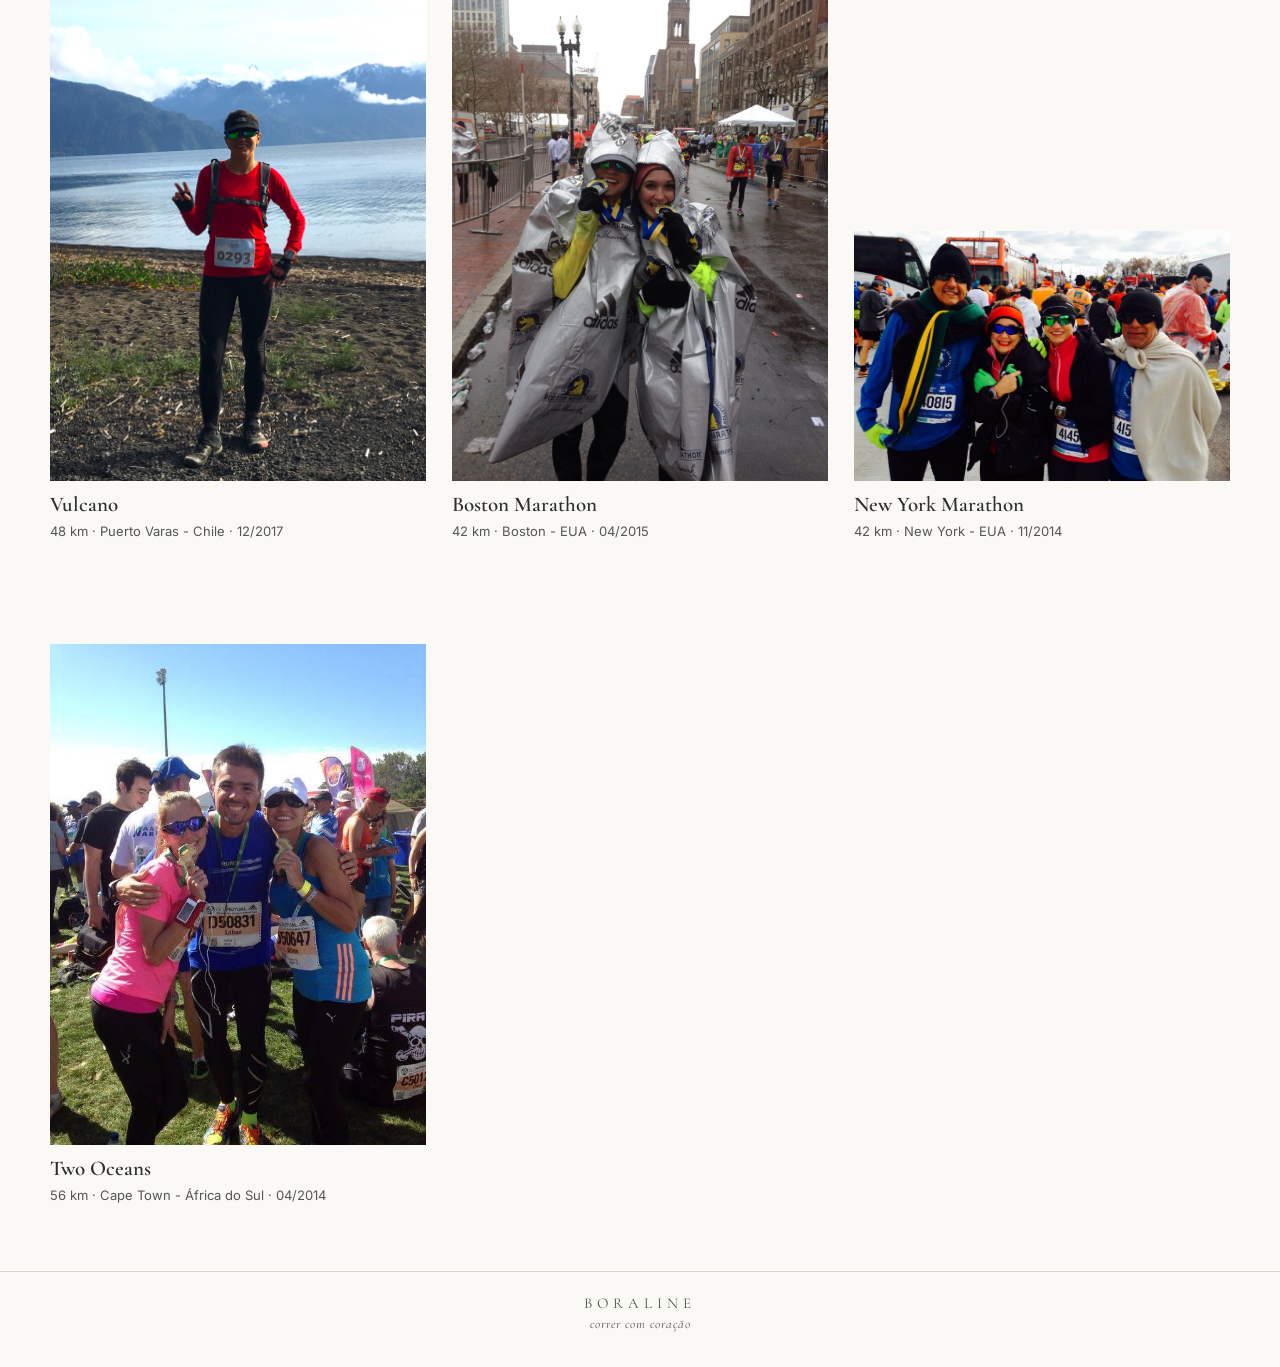
<file: exterior.html>
<!DOCTYPE html>
<html lang="pt-BR">

<head>
  <meta charset="UTF-8">
  <meta name="viewport" content="width=device-width, initial-scale=1.0">

  <title>Exterior | Boraline</title>

  <link rel="preconnect" href="https://fonts.googleapis.com">
  <link rel="preconnect" href="https://fonts.gstatic.com" crossorigin>

  <link
    href="https://fonts.googleapis.com/css2?family=Cormorant+Garamond:wght@400;500;600&family=Inter:wght@300;400;500&display=swap"
    rel="stylesheet"
  >

  <style>

    * {
      margin: 0;
      padding: 0;
      box-sizing: border-box;
    }

    body {
      background: #FAF9F6;
      color: #2E2E2E;
      font-family: "Cormorant Garamond", serif;
    }


    /* =========================
       CABEÇALHO
    ========================= */

    .album-header {
      max-width: 1400px;
      margin: 0 auto;
      padding: 42px 50px 28px;
      position: relative;
      text-align: center;
    }

    .album-logo {
      position: absolute;
      left: 50px;
      top: 46px;

      color: #56634B;
      text-decoration: none;

      font-size: 22px;
      font-weight: 600;
      letter-spacing: 4px;
    }

    .eyebrow {
      font-family: "Inter", sans-serif;
      font-size: 10px;
      letter-spacing: 6px;
      text-transform: uppercase;
      color: #666;
      margin-bottom: 12px;
    }

    .album-header h1 {
      font-size: 48px;
      font-weight: 400;
      line-height: 1;
      margin-bottom: 14px;
    }

    .album-intro p {
      font-size: 17px;
      color: #555;
    }


    /* =========================
       MENU BORALINE
    ========================= */

    .top-menu {
      position: fixed;
      top: 0;
      right: 0;
      width: 0;
      height: 0;
      z-index: 9999;
    }

    .menu-button {
      position: fixed !important;
      top: 28px;
      right: 28px;

      width: 46px;
      height: 40px;

      padding: 0;
      margin: 0;

      background: transparent;
      border: none;

      cursor: pointer;

      display: flex !important;
      flex-direction: column;
      align-items: center;
      justify-content: center;
      gap: 9px;

      z-index: 10001;
    }

    .menu-button span {
      display: block !important;
      width: 38px;
      height: 1px;
      min-height: 1px;
      background-color: #5E6F5A;
    }

    .menu-links {
      position: fixed !important;

      top: 0;
      right: 0;

      width: 280px;
      height: 100vh;

      padding: 110px 35px;

      background: #F8F7F4;

      display: flex !important;
      flex-direction: column;
      align-items: flex-start;
      gap: 28px;

      transform: translateX(100%);
      transition: transform .35s ease;

      z-index: 10000;
    }

    .menu-links.open {
      transform: translateX(0);
    }

    .menu-links a {
      display: block;

      font-family: "Cormorant Garamond", serif;
      font-size: 25px;
      line-height: 1.2;

      color: #5E6F5A;
      text-decoration: none;
    }


    /* =========================
       GALERIA
    ========================= */

    .album-grid {
      max-width: 1400px;
      margin: 0 auto;
      padding: 22px 50px 65px;

      display: grid;
      grid-template-columns: repeat(3, minmax(0, 1fr));

      gap: 48px 26px;
      align-items: start;
    }


    /* =========================
       CARD
    ========================= */

    .memory-card {
      width: 100%;
      min-width: 0;

      display: flex;
      justify-content: center;
    }

    .memory-inner {
      width: 100%;
      max-width: 416px;
    }


    /* =========================
       ÁREA DA FOTO
    ========================= */

    .memory-photo {
      width: 100%;
      height: 555px;

      display: flex;
      align-items: flex-end;
      justify-content: center;
    }


    /* =========================
       FOTOGRAFIA
       A foto inteira é preservada.
       Não há corte.
    ========================= */

    .memory-photo img {
      display: block;

      width: 100%;
      height: 100%;

      object-fit: contain;
      object-position: center bottom;
    }


    /* =========================
       ALINHAMENTO ESPECIAL

       Saara, Tokyo e Chamonix:
       a borda esquerda da fotografia
       acompanha a borda esquerda
       do texto.
    ========================= */

    .alinhar-esquerda .memory-photo {
      justify-content: flex-start;
    }

    .alinhar-esquerda .memory-photo img {
      object-position: left bottom;
    }


    /* =========================
       TEXTO
    ========================= */

    .memory-info {
      width: 100%;
      padding-top: 12px;
      text-align: left;
    }

    .memory-info h2 {
      margin: 0 0 5px;

      font-size: 21px;
      font-weight: 600;
      line-height: 1.15;
    }

    .memory-info p {
      margin: 0;

      font-family: "Inter", sans-serif;
      font-size: 13px;
      line-height: 1.5;

      color: #555;
    }


    /* =========================
       RODAPÉ
    ========================= */

    footer {
      max-width: 1300px;
      margin: 0 auto;

      padding: 22px 30px 35px;

      border-top: 1px solid #D8D5CF;

      text-align: center;
      color: #4E5947;

      font-size: 15px;
      letter-spacing: 5px;
    }

    footer span {
      display: block;
      margin-top: 4px;

      color: #555;

      font-size: 13px;
      font-style: italic;
      letter-spacing: 1px;
    }


    /* =========================
       TABLET
    ========================= */

    @media (max-width: 900px) {

      .album-header {
        padding-top: 100px;
      }

      .album-logo {
        left: 25px;
      }

      .album-grid {
        grid-template-columns: repeat(2, minmax(0, 1fr));

        padding-left: 25px;
        padding-right: 25px;

        gap: 42px 22px;
      }

      .memory-inner {
        max-width: none;
      }

      .memory-photo {
        height: auto;
        display: block;
      }

      .memory-photo img {
        width: 100%;
        height: auto;

        object-fit: initial;
        object-position: initial;
      }

    }


    /* =========================
       CELULAR
    ========================= */

    @media (max-width: 600px) {

      .album-header {
        padding: 105px 20px 25px;
      }

      .album-logo {
        left: 20px;
        top: 28px;
        font-size: 18px;
      }

      .menu-button {
        top: 20px;
        right: 20px;
      }

      .menu-links {
        width: 260px;
        padding: 100px 30px;
      }

      .eyebrow {
        font-size: 9px;
        letter-spacing: 4px;
      }

      .album-header h1 {
        font-size: 42px;
      }

      .album-intro p {
        font-size: 16px;
      }

      .album-grid {
        grid-template-columns: 1fr;

        padding: 15px 18px 45px;

        gap: 40px;
      }

      .memory-card {
        display: block;
      }

      .memory-inner {
        width: 100%;
        max-width: none;
      }

      .memory-photo {
        width: 100%;
        height: auto;

        display: block;
      }

      .memory-photo img {
        display: block;

        width: 100%;
        height: auto;

        object-fit: initial;
        object-position: initial;
      }

      .memory-info {
        padding-top: 12px;
      }

      .memory-info h2 {
        font-size: 22px;
      }

      .memory-info p {
        font-size: 13px;
      }

    }
/* POSICIONAMENTO DAS FOTOS AO CLICAR NA HOME */

.memory-card[id] {
  scroll-margin-top: 110px;
}
  </style>

</head>


<body>


  <!-- =========================
       MENU
  ========================== -->

  <div class="top-menu">

    <button
      type="button"
      class="menu-button"
      id="menuButton"
      aria-label="Abrir menu"
      aria-expanded="false"
    >
      <span></span>
      <span></span>
    </button>

    <nav class="menu-links" id="menuLinks">

      <a href="index.html">
        início
      </a>

      <a href="brasil.html">
        experiências Brasil
      </a>

      <a href="exterior.html">
        experiências Exterior
      </a>

      <a href="capitulos.html">
        capítulos
      </a>

    </nav>

  </div>


  <!-- =========================
       CABEÇALHO
  ========================== -->

  <header class="album-header">

    <a href="index.html" class="album-logo">
      BORALINE
    </a>

    <div class="album-intro">

      <div class="eyebrow">
        MEMÓRIAS PELO MUNDO
      </div>

      <h1>
        Exterior
      </h1>

      <p>
        Corridas, caminhos e histórias além das fronteiras.
      </p>

    </div>

  </header>


  <!-- =========================
       GALERIA
  ========================== -->

  <main class="album-grid">


    <!-- MARATHON DES SABLES -->

    <article class="memory-card alinhar-esquerda">

      <div class="memory-inner">

        <div class="memory-photo">

          <img
            src="saara.jpg"
            alt="Marathon Des Sables no Deserto do Saara"
          >

        </div>

        <div class="memory-info">

          <h2>
            Marathon Des Sables
          </h2>

          <p>
            100 km · Deserto do Saara - Marrocos · 01/2026
          </p>

        </div>

      </div>

    </article>


    <!-- LONDON MARATHON -->

  <article class="memory-card" id="londres">

      <div class="memory-inner">

        <div class="memory-photo">

          <img
            src="londres.jpg"
            alt="London Marathon"
          >

        </div>

        <div class="memory-info">

          <h2>
            London Marathon
          </h2>

          <p>
            42 km · Londres - Inglaterra · 04/2025
          </p>

        </div>

      </div>

    </article>


    <!-- TOKYO MARATHON -->

    <article class="memory-card alinhar-esquerda">

      <div class="memory-inner">

        <div class="memory-photo">

          <img
            src="tokyo.jpg"
            alt="Tokyo Marathon"
          >

        </div>

        <div class="memory-info">

          <h2>
            Tokyo Marathon
          </h2>

          <p>
            42 km · Tokyo - Japão · 02/2024
          </p>

        </div>

      </div>

    </article>


    <!-- OCC UTMB CHAMONIX -->

    <article class="memory-card alinhar-esquerda">

      <div class="memory-inner">

        <div class="memory-photo">

          <img
            src="chamonix.jpg"
            alt="OCC UTMB Chamonix"
          >

        </div>

        <div class="memory-info">

          <h2>
            OCC UTMB Chamonix
          </h2>

          <p>
            55 km · Chamonix - França · 08/2022
          </p>

        </div>

      </div>

    </article>


    <!-- CHICAGO MARATHON -->

    <article class="memory-card">

      <div class="memory-inner">

        <div class="memory-photo">

          <img
            src="chicago.jpg"
            alt="Chicago Marathon"
          >

        </div>

        <div class="memory-info">

          <h2>
            Chicago Marathon
          </h2>

          <p>
            42 km · Chicago - EUA · 10/2018
          </p>

        </div>

      </div>

    </article>


    <!-- BERLIN MARATHON -->

    <article class="memory-card">

      <div class="memory-inner">

        <div class="memory-photo">

          <img
            src="berlim.jpg"
            alt="Berlin Marathon"
          >

        </div>

        <div class="memory-info">

          <h2>
            Berlin Marathon
          </h2>

          <p>
            42 km · Berlin - Alemanha · 09/2018
          </p>

        </div>

      </div>

    </article>


    <!-- VULCANO -->

    <article class="memory-card">

      <div class="memory-inner">

        <div class="memory-photo">

          <img
            src="vulcano.jpg"
            alt="Vulcano"
          >

        </div>

        <div class="memory-info">

          <h2>Vulcano</h2>

          <p>
            48 km · Puerto Varas - Chile · 12/2017
          </p>

        </div>

      </div>

    </article>


    <!-- BOSTON MARATHON -->

    <article class="memory-card">

      <div class="memory-inner">

        <div class="memory-photo">

          <img
            src="boston.jpg"
            alt="Boston Marathon"
          >

        </div>

        <div class="memory-info">

          <h2>Boston Marathon</h2>

          <p>
            42 km · Boston - EUA · 04/2015
          </p>

        </div>

      </div>

    </article>


    <!-- NEW YORK MARATHON -->

    <article class="memory-card">

      <div class="memory-inner">

        <div class="memory-photo">

          <img
            src="ny.jpg"
            alt="New York Marathon"
          >

        </div>

        <div class="memory-info">

          <h2>New York Marathon</h2>

          <p>
            42 km · New York - EUA · 11/2014
          </p>

        </div>

      </div>

    </article>


    <!-- TWO OCEANS -->

    <article class="memory-card">

      <div class="memory-inner">

        <div class="memory-photo">

          <img
            src="two-oceans.jpg"
            alt="Two Oceans"
          >

        </div>

        <div class="memory-info">

          <h2>
            Two Oceans
          </h2>

          <p>
            56 km · Cape Town - África do Sul · 04/2014
          </p>

        </div>

      </div>

    </article>


  </main>


  <!-- =========================
       RODAPÉ
  ========================== -->

  <footer>

    BORALINE

    <span>
      correr com coração
    </span>

  </footer>


  <!-- =========================
       MENU: ABRIR / FECHAR
  ========================== -->

  <script>

    const menuButton = document.getElementById("menuButton");
    const menuLinks = document.getElementById("menuLinks");

    menuButton.addEventListener("click", function () {

      menuLinks.classList.toggle("open");

      const aberto = menuLinks.classList.contains("open");

      menuButton.setAttribute(
        "aria-expanded",
        aberto ? "true" : "false"
      );

    });

  </script>


</body>

</html>
</file>
